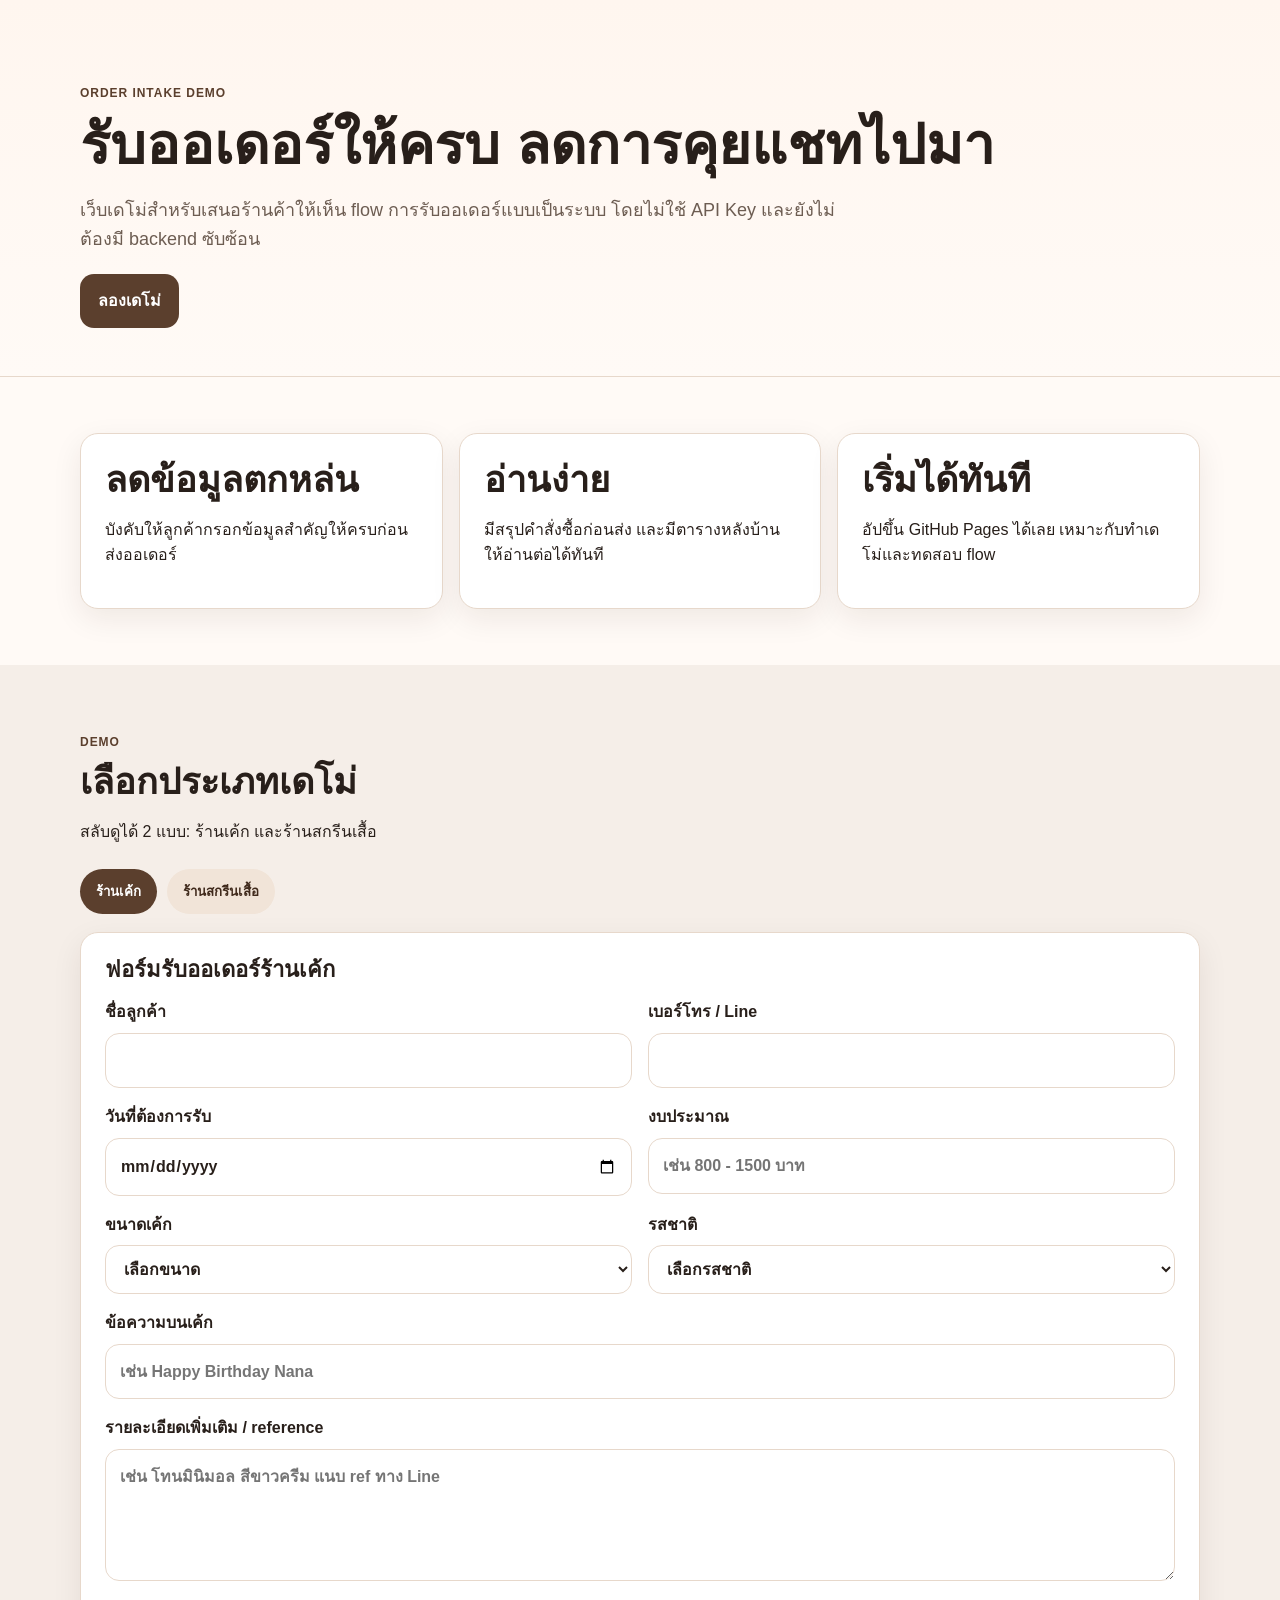
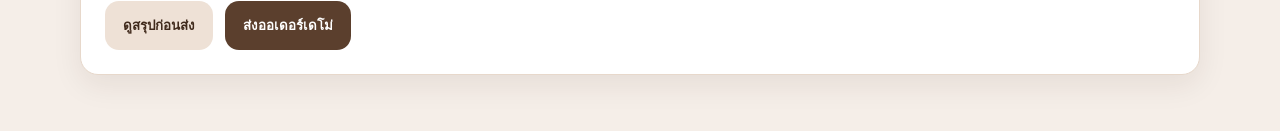
<file: index.html>
<!DOCTYPE html>
<html lang="th">
<head>
  <meta charset="UTF-8">
  <meta http-equiv="refresh" content="0; url=orderflow-demo.html">
  <title>Redirecting...</title>
</head>
<body>
  <p>กำลังไปยังหน้าเดโม่... ถ้าไม่ไปอัตโนมัติ <a href="orderflow-demo.html">กดที่นี่</a></p>
</body>
</html>
</file>
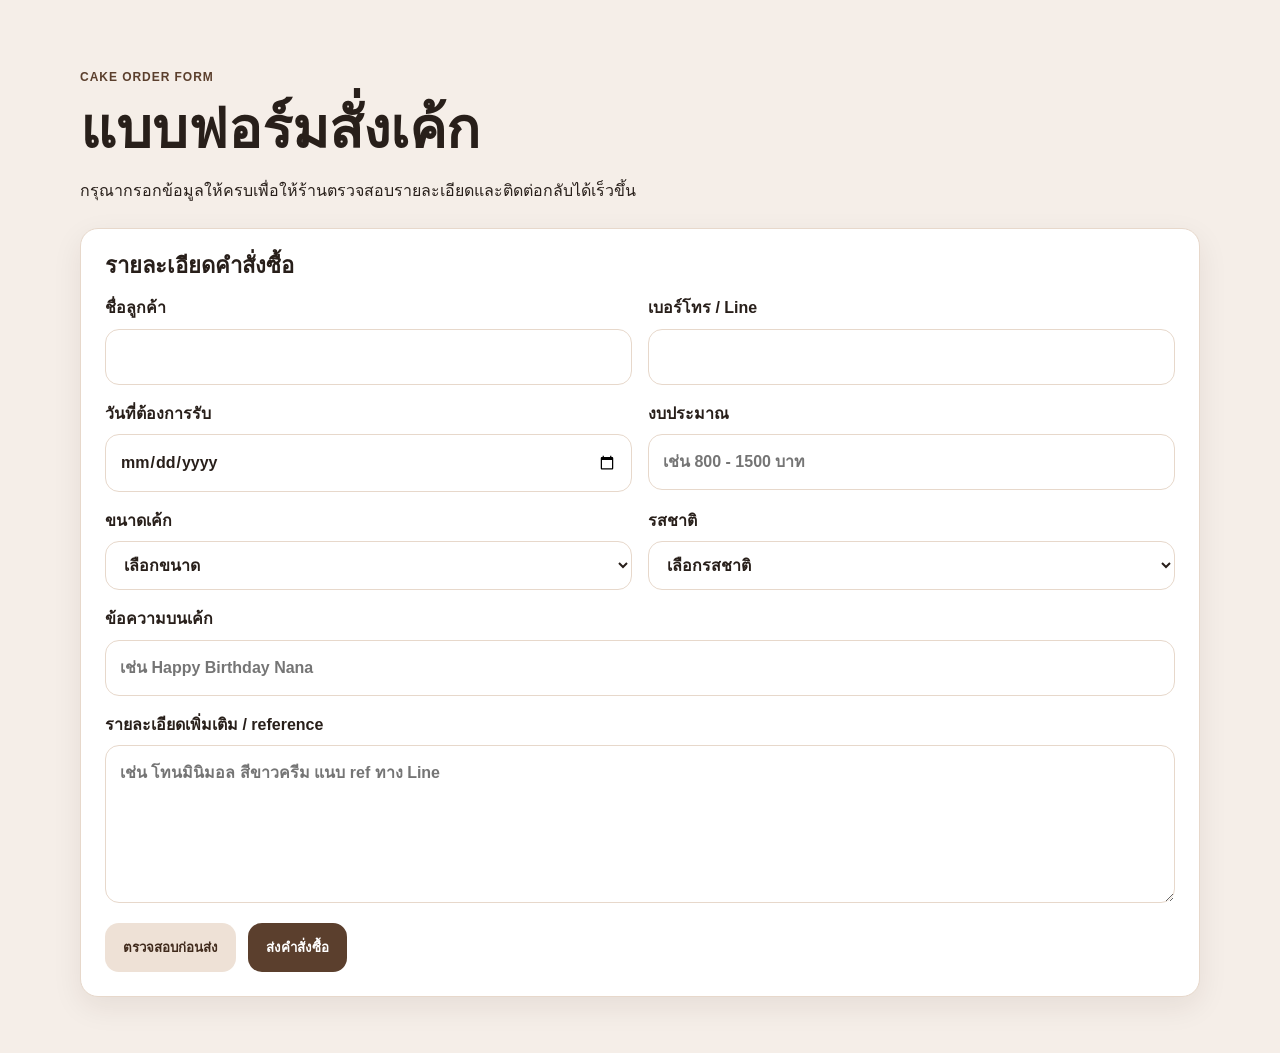
<file: cake-order.html>
<!DOCTYPE html>
<html lang="th">
<head>
  <meta charset="UTF-8" />
  <meta name="viewport" content="width=device-width, initial-scale=1.0" />
  <title>แบบฟอร์มสั่งเค้ก</title>
  <link rel="stylesheet" href="orderflow-style.css" />
</head>
<body>
  <main>
    <section class="section section-alt">
      <div class="container">
        <div class="section-head">
          <p class="eyebrow">Cake Order Form</p>
          <h1>แบบฟอร์มสั่งเค้ก</h1>
          <p>
            กรุณากรอกข้อมูลให้ครบเพื่อให้ร้านตรวจสอบรายละเอียดและติดต่อกลับได้เร็วขึ้น
          </p>
        </div>

        <div class="demo-wrapper">
          <form id="cakeForm" class="order-form active">
            <h3>รายละเอียดคำสั่งซื้อ</h3>

            <div class="form-grid">
              <label>
                ชื่อลูกค้า
                <input type="text" name="customerName" required />
              </label>

              <label>
                เบอร์โทร / Line
                <input type="text" name="contact" required />
              </label>

              <label>
                วันที่ต้องการรับ
                <input type="date" name="pickupDate" required />
              </label>

              <label>
                งบประมาณ
                <input type="text" name="budget" placeholder="เช่น 800 - 1500 บาท" required />
              </label>

              <label>
                ขนาดเค้ก
                <select name="cakeSize" required>
                  <option value="">เลือกขนาด</option>
                  <option>1 ปอนด์</option>
                  <option>2 ปอนด์</option>
                  <option>3 ปอนด์</option>
                  <option>4 ปอนด์ขึ้นไป</option>
                </select>
              </label>

              <label>
                รสชาติ
                <select name="flavor" required>
                  <option value="">เลือกรสชาติ</option>
                  <option>วานิลลา</option>
                  <option>ช็อกโกแลต</option>
                  <option>สตรอว์เบอร์รี</option>
                  <option>มะพร้าว</option>
                  <option>อื่นๆ</option>
                </select>
              </label>

              <label class="full">
                ข้อความบนเค้ก
                <input type="text" name="messageOnCake" placeholder="เช่น Happy Birthday Nana" />
              </label>

              <label class="full">
                รายละเอียดเพิ่มเติม / reference
                <textarea
                  name="notes"
                  rows="5"
                  placeholder="เช่น โทนมินิมอล สีขาวครีม แนบ ref ทาง Line"
                ></textarea>
              </label>
            </div>

            <div class="form-actions">
              <button type="button" class="btn btn-secondary preview-btn">ตรวจสอบก่อนส่ง</button>
              <button type="submit" class="btn btn-primary">ส่งคำสั่งซื้อ</button>
            </div>
          </form>
        </div>
      </div>
    </section>
  </main>

  <div id="summaryModal" class="modal hidden">
    <div class="modal-card">
      <div class="modal-head">
        <h3>ตรวจสอบก่อนส่ง</h3>
        <button id="closeModal" class="icon-btn" type="button">×</button>
      </div>
      <div id="summaryContent" class="summary-content"></div>
      <div class="modal-actions">
        <button id="confirmSubmit" class="btn btn-primary" type="button">ยืนยันและส่ง</button>
      </div>
    </div>
  </div>

  <div id="toast" class="toast hidden">บันทึกข้อมูลแล้ว</div>

  <script src="orderflow-script.js"></script>
</body>
</html>
</file>
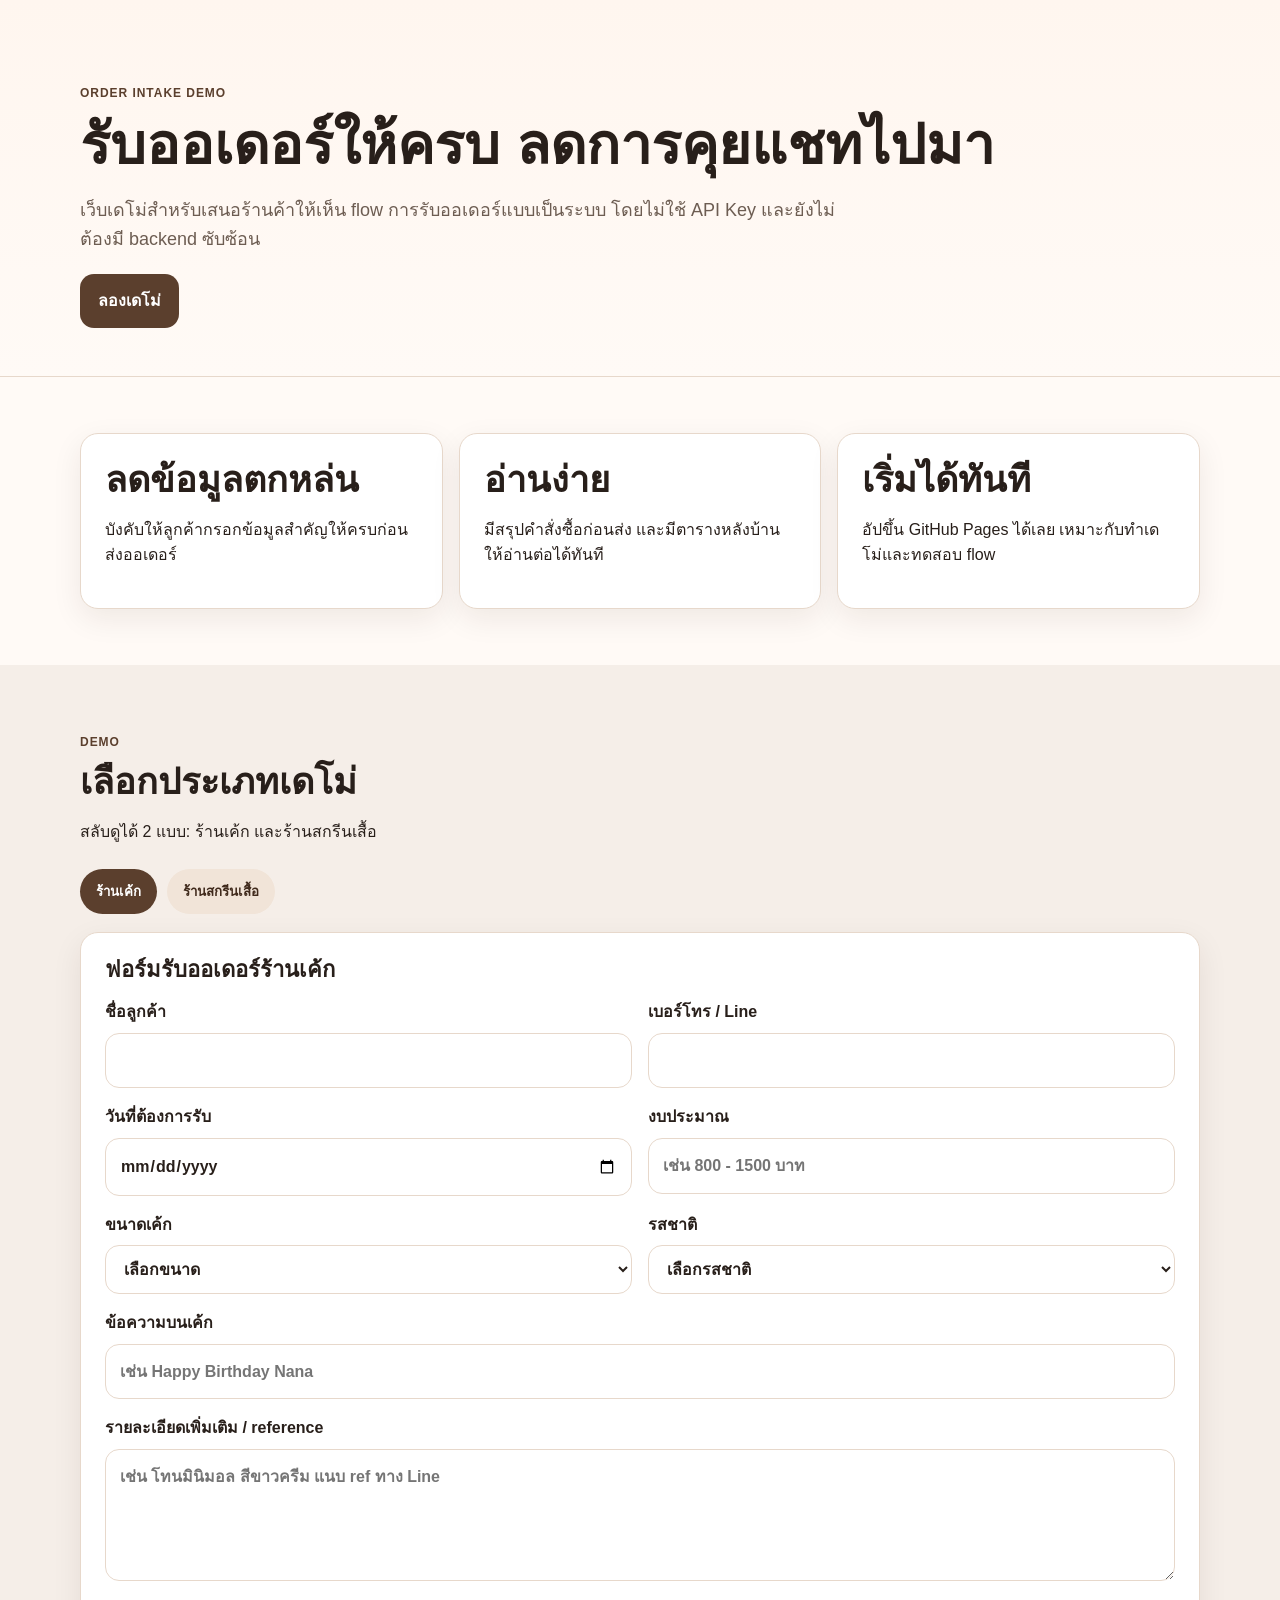
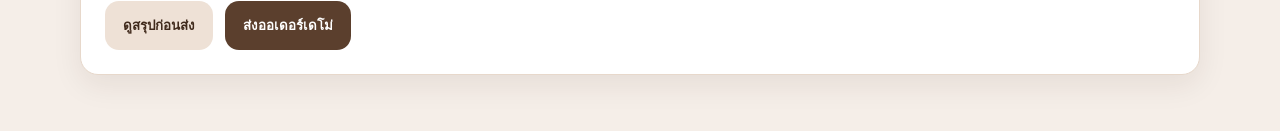
<file: orderflow-demo.html>
<!-- index.html -->
<!DOCTYPE html>
<html lang="th">
<head>
  <meta charset="UTF-8" />
  <meta name="viewport" content="width=device-width, initial-scale=1.0" />
  <title>OrderFlow Demo</title>
  <link rel="stylesheet" href="orderflow-style.css" />
</head>
<body>
  <header class="site-header">
    <div class="container">
      <p class="eyebrow">Order Intake Demo</p>
      <h1>รับออเดอร์ให้ครบ ลดการคุยแชทไปมา</h1>
      <p class="lead">
        เว็บเดโม่สำหรับเสนอร้านค้าให้เห็น flow การรับออเดอร์แบบเป็นระบบ
        โดยไม่ใช้ API Key และยังไม่ต้องมี backend ซับซ้อน
      </p>
      <div class="hero-actions">
        <a href="#demo" class="btn btn-primary">ลองเดโม่</a>
        <a href="#backend" class="btn btn-secondary">ดูหลังบ้าน</a>
      </div>
    </div>
  </header>

  <main>
    <section class="section">
      <div class="container grid-3">
        <article class="card">
          <h2>ลดข้อมูลตกหล่น</h2>
          <p>บังคับให้ลูกค้ากรอกข้อมูลสำคัญให้ครบก่อนส่งออเดอร์</p>
        </article>
        <article class="card">
          <h2>อ่านง่าย</h2>
          <p>มีสรุปคำสั่งซื้อก่อนส่ง และมีตารางหลังบ้านให้อ่านต่อได้ทันที</p>
        </article>
        <article class="card">
          <h2>เริ่มได้ทันที</h2>
          <p>อัปขึ้น GitHub Pages ได้เลย เหมาะกับทำเดโม่และทดสอบ flow</p>
        </article>
      </div>
    </section>

    <section id="demo" class="section section-alt">
      <div class="container">
        <div class="section-head">
          <p class="eyebrow">Demo</p>
          <h2>เลือกประเภทเดโม่</h2>
          <p>สลับดูได้ 2 แบบ: ร้านเค้ก และร้านสกรีนเสื้อ</p>
        </div>

        <div class="tabs">
          <button class="tab active" data-target="cakeForm">ร้านเค้ก</button>
          <button class="tab" data-target="printForm">ร้านสกรีนเสื้อ</button>
        </div>

        <div class="demo-wrapper">
          <form id="cakeForm" class="order-form active">
            <h3>ฟอร์มรับออเดอร์ร้านเค้ก</h3>
            <div class="form-grid">
              <label>
                ชื่อลูกค้า
                <input type="text" name="customerName" required />
              </label>
              <label>
                เบอร์โทร / Line
                <input type="text" name="contact" required />
              </label>
              <label>
                วันที่ต้องการรับ
                <input type="date" name="pickupDate" required />
              </label>
              <label>
                งบประมาณ
                <input type="text" name="budget" placeholder="เช่น 800 - 1500 บาท" required />
              </label>
              <label>
                ขนาดเค้ก
                <select name="cakeSize" required>
                  <option value="">เลือกขนาด</option>
                  <option>1 ปอนด์</option>
                  <option>2 ปอนด์</option>
                  <option>3 ปอนด์</option>
                  <option>4 ปอนด์ขึ้นไป</option>
                </select>
              </label>
              <label>
                รสชาติ
                <select name="flavor" required>
                  <option value="">เลือกรสชาติ</option>
                  <option>วานิลลา</option>
                  <option>ช็อกโกแลต</option>
                  <option>สตรอว์เบอร์รี</option>
                  <option>มะพร้าว</option>
                  <option>อื่นๆ</option>
                </select>
              </label>
              <label class="full">
                ข้อความบนเค้ก
                <input type="text" name="messageOnCake" placeholder="เช่น Happy Birthday Nana" />
              </label>
              <label class="full">
                รายละเอียดเพิ่มเติม / reference
                <textarea name="notes" rows="4" placeholder="เช่น โทนมินิมอล สีขาวครีม แนบ ref ทาง Line"></textarea>
              </label>
            </div>

            <div class="form-actions">
              <button type="button" class="btn btn-secondary preview-btn">ดูสรุปก่อนส่ง</button>
              <button type="submit" class="btn btn-primary">ส่งออเดอร์เดโม่</button>
            </div>
          </form>

          <form id="printForm" class="order-form">
            <h3>ฟอร์มรับงานร้านสกรีนเสื้อ</h3>
            <div class="form-grid">
              <label>
                ชื่อลูกค้า
                <input type="text" name="customerName" required />
              </label>
              <label>
                เบอร์โทร / Line
                <input type="text" name="contact" required />
              </label>
              <label>
                ประเภทงาน
                <select name="jobType" required>
                  <option value="">เลือกประเภทงาน</option>
                  <option>สกรีนเสื้อยืด</option>
                  <option>เสื้อทีม / เสื้อกิจกรรม</option>
                  <option>เสื้อกีฬา</option>
                  <option>งานพิมพ์อื่นๆ</option>
                </select>
              </label>
              <label>
                จำนวน
                <input type="number" name="quantity" min="1" required />
              </label>
              <label>
                สีเสื้อ
                <input type="text" name="shirtColor" placeholder="เช่น ดำ / ขาว / กรม" required />
              </label>
              <label>
                วันใช้งาน
                <input type="date" name="deadline" required />
              </label>
              <label class="full">
                ไซซ์ / รายละเอียดงาน
                <textarea name="sizes" rows="4" placeholder="เช่น S 5, M 10, L 7, XL 3"></textarea>
              </label>
              <label class="full">
                รายละเอียดเพิ่มเติม / โลโก้ / จุดวางงาน
                <textarea name="notes" rows="4" placeholder="เช่น หน้าอกซ้าย 1 จุด หลังใหญ่ 1 จุด ลูกค้าจะส่งโลโก้ทาง Line"></textarea>
              </label>
            </div>

            <div class="form-actions">
              <button type="button" class="btn btn-secondary preview-btn">ดูสรุปก่อนส่ง</button>
              <button type="submit" class="btn btn-primary">ส่งบรีฟเดโม่</button>
            </div>
          </form>
        </div>
      </div>
    </section>

    <section id="backend" class="section">
      <div class="container">
        <div class="section-head">
          <p class="eyebrow">Backend Demo</p>
          <h2>ตารางหลังบ้านเดโม่</h2>
          <p>ตอนนี้เก็บข้อมูลใน localStorage เพื่อให้คุณลอง flow ได้ก่อน</p>
        </div>

        <div class="table-wrap">
          <table>
            <thead>
              <tr>
                <th>เวลา</th>
                <th>ประเภท</th>
                <th>ลูกค้า</th>
                <th>ติดต่อ</th>
                <th>รายละเอียดหลัก</th>
                <th>สถานะ</th>
              </tr>
            </thead>
            <tbody id="backendTableBody">
              <tr>
                <td colspan="6" class="empty-state">ยังไม่มีข้อมูลเดโม่</td>
              </tr>
            </tbody>
          </table>
        </div>

        <div class="backend-actions">
          <button id="clearDemoData" class="btn btn-danger">ล้างข้อมูลเดโม่</button>
        </div>
      </div>
    </section>
  </main>

  <div id="summaryModal" class="modal hidden">
    <div class="modal-card">
      <div class="modal-head">
        <h3>สรุปก่อนส่ง</h3>
        <button id="closeModal" class="icon-btn" type="button">×</button>
      </div>
      <div id="summaryContent" class="summary-content"></div>
      <div class="modal-actions">
        <button id="confirmSubmit" class="btn btn-primary" type="button">ยืนยันและส่ง</button>
      </div>
    </div>
  </div>

  <div id="toast" class="toast hidden">บันทึกข้อมูลเดโม่แล้ว</div>

  <script src="orderflow-script.js"></script>
</body>
</html>
</file>
<file: orderflow-style.css>
:root {
  --bg: #fffaf6;
  --surface: #ffffff;
  --surface-muted: #f5eee8;
  --text: #281f1a;
  --text-soft: #6d5d52;
  --line: #e7d8cb;
  --primary: #5b3f2d;
  --primary-strong: #402a1c;
  --danger: #8f2f2f;
  --shadow: 0 10px 30px rgba(46, 25, 12, 0.08);
  --radius: 18px;
}

* { box-sizing: border-box; }
html { scroll-behavior: smooth; }

body {
  margin: 0;
  font-family: -apple-system, BlinkMacSystemFont, "Segoe UI", sans-serif;
  background: var(--bg);
  color: var(--text);
  line-height: 1.6;
}

.container {
  width: min(1120px, calc(100% - 32px));
  margin: 0 auto;
}

.site-header {
  padding: 72px 0 48px;
  background: linear-gradient(180deg, #fff6ef 0%, #fffaf6 100%);
  border-bottom: 1px solid var(--line);
}

.eyebrow {
  color: var(--primary);
  font-weight: 700;
  text-transform: uppercase;
  letter-spacing: 0.08em;
  font-size: 12px;
  margin-bottom: 8px;
}

h1, h2, h3 {
  line-height: 1.2;
  margin: 0 0 12px;
}

h1 { font-size: clamp(32px, 5vw, 56px); }
h2 { font-size: clamp(24px, 4vw, 36px); }
h3 { font-size: 22px; }

.lead {
  max-width: 760px;
  color: var(--text-soft);
  font-size: 18px;
}

.hero-actions,
.form-actions,
.backend-actions,
.modal-actions {
  display: flex;
  gap: 12px;
  flex-wrap: wrap;
  margin-top: 20px;
}

.section { padding: 56px 0; }
.section-alt { background: var(--surface-muted); }

.grid-3 {
  display: grid;
  grid-template-columns: repeat(3, minmax(0, 1fr));
  gap: 16px;
}

.card,
.order-form,
.modal-card,
.table-wrap {
  background: var(--surface);
  border: 1px solid var(--line);
  border-radius: var(--radius);
  box-shadow: var(--shadow);
}

.card {
  padding: 24px;
}

.section-head {
  margin-bottom: 24px;
}

.tabs {
  display: flex;
  gap: 10px;
  margin-bottom: 18px;
  flex-wrap: wrap;
}

.tab,
.btn,
.icon-btn {
  border: none;
  cursor: pointer;
  transition: 0.2s ease;
}

.tab {
  padding: 12px 16px;
  border-radius: 999px;
  background: #f1e4d8;
  color: var(--primary-strong);
  font-weight: 700;
}

.tab.active {
  background: var(--primary);
  color: #fff;
}

.demo-wrapper {
  display: block;
}

.order-form {
  display: none;
  padding: 24px;
}

.order-form.active {
  display: block;
}

.form-grid {
  display: grid;
  grid-template-columns: repeat(2, minmax(0, 1fr));
  gap: 16px;
  margin-top: 16px;
}

label {
  display: flex;
  flex-direction: column;
  font-weight: 600;
  gap: 8px;
}

label.full {
  grid-column: 1 / -1;
}

input,
select,
textarea {
  width: 100%;
  padding: 14px 14px;
  border-radius: 14px;
  border: 1px solid var(--line);
  background: #fff;
  font: inherit;
  color: var(--text);
}

textarea {
  resize: vertical;
}

.btn {
  padding: 14px 18px;
  border-radius: 14px;
  font-weight: 700;
  text-decoration: none;
  display: inline-flex;
  align-items: center;
  justify-content: center;
}

.btn-primary {
  background: var(--primary);
  color: #fff;
}

.btn-primary:hover {
  background: var(--primary-strong);
}

.btn-secondary {
  background: #eee1d6;
  color: var(--primary-strong);
}

.btn-secondary:hover {
  background: #e3d2c4;
}

.btn-danger {
  background: var(--danger);
  color: #fff;
}

.table-wrap {
  overflow-x: auto;
  padding: 8px;
}

table {
  width: 100%;
  border-collapse: collapse;
}

th, td {
  text-align: left;
  padding: 14px 12px;
  border-bottom: 1px solid var(--line);
  vertical-align: top;
}

th {
  font-size: 14px;
  color: var(--text-soft);
}

.empty-state {
  text-align: center;
  color: var(--text-soft);
}

.modal {
  position: fixed;
  inset: 0;
  background: rgba(28, 18, 11, 0.5);
  display: grid;
  place-items: center;
  padding: 16px;
  z-index: 20;
}

.modal.hidden,
.toast.hidden {
  display: none;
}

.modal-card {
  width: min(720px, 100%);
  padding: 20px;
}

.modal-head {
  display: flex;
  justify-content: space-between;
  align-items: center;
  margin-bottom: 16px;
}

.icon-btn {
  width: 38px;
  height: 38px;
  border-radius: 999px;
  background: #f2e7dd;
  font-size: 24px;
  line-height: 1;
}

.summary-content dl {
  margin: 0;
  display: grid;
  grid-template-columns: 180px 1fr;
  gap: 10px 14px;
}

.summary-content dt {
  font-weight: 700;
}

.summary-content dd {
  margin: 0;
  color: var(--text-soft);
}

.toast {
  position: fixed;
  bottom: 20px;
  right: 20px;
  background: #2e2017;
  color: #fff;
  padding: 14px 16px;
  border-radius: 14px;
  box-shadow: var(--shadow);
  z-index: 30;
}

@media (max-width: 860px) {
  .grid-3,
  .form-grid {
    grid-template-columns: 1fr;
  }

  .summary-content dl {
    grid-template-columns: 1fr;
  }

  .site-header {
    padding-top: 56px;
  }
}
#backend,
.backend-actions,
a[href="#backend"] {
  display: none !important;
}
</file>
